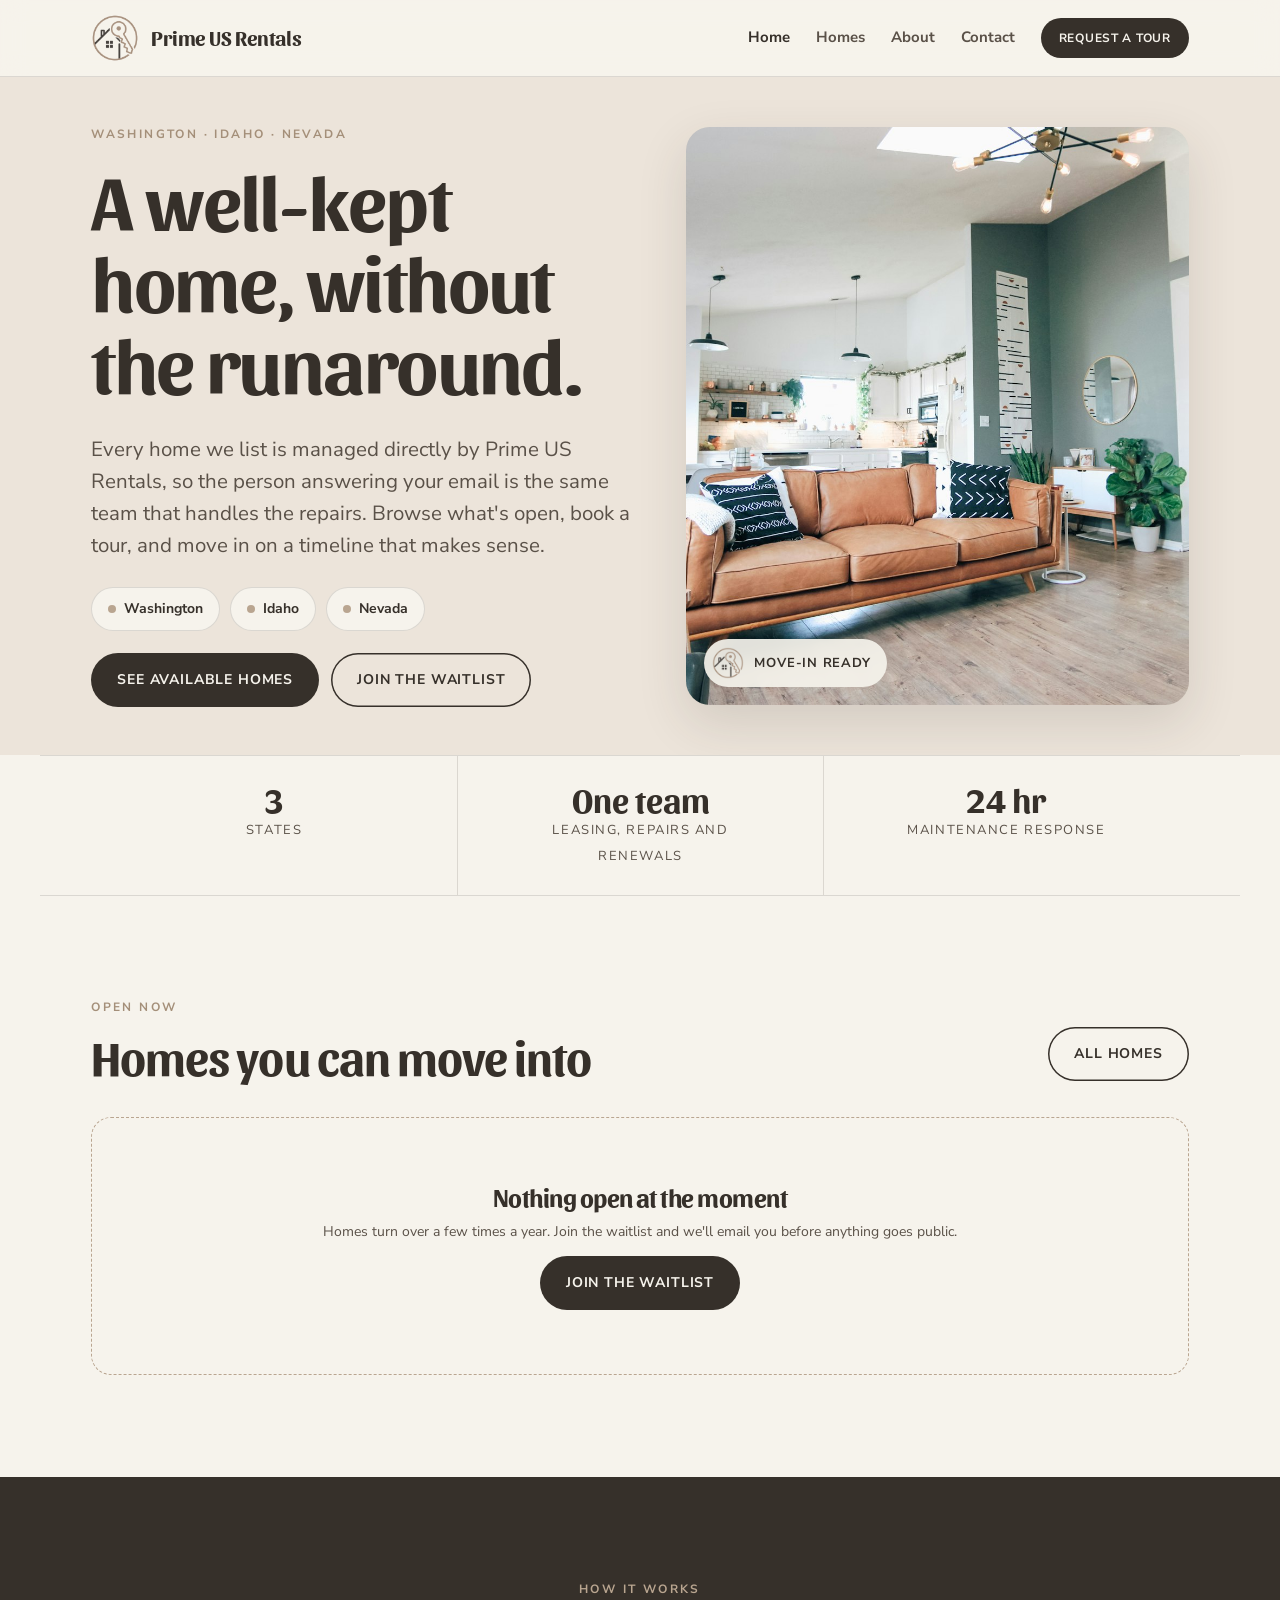
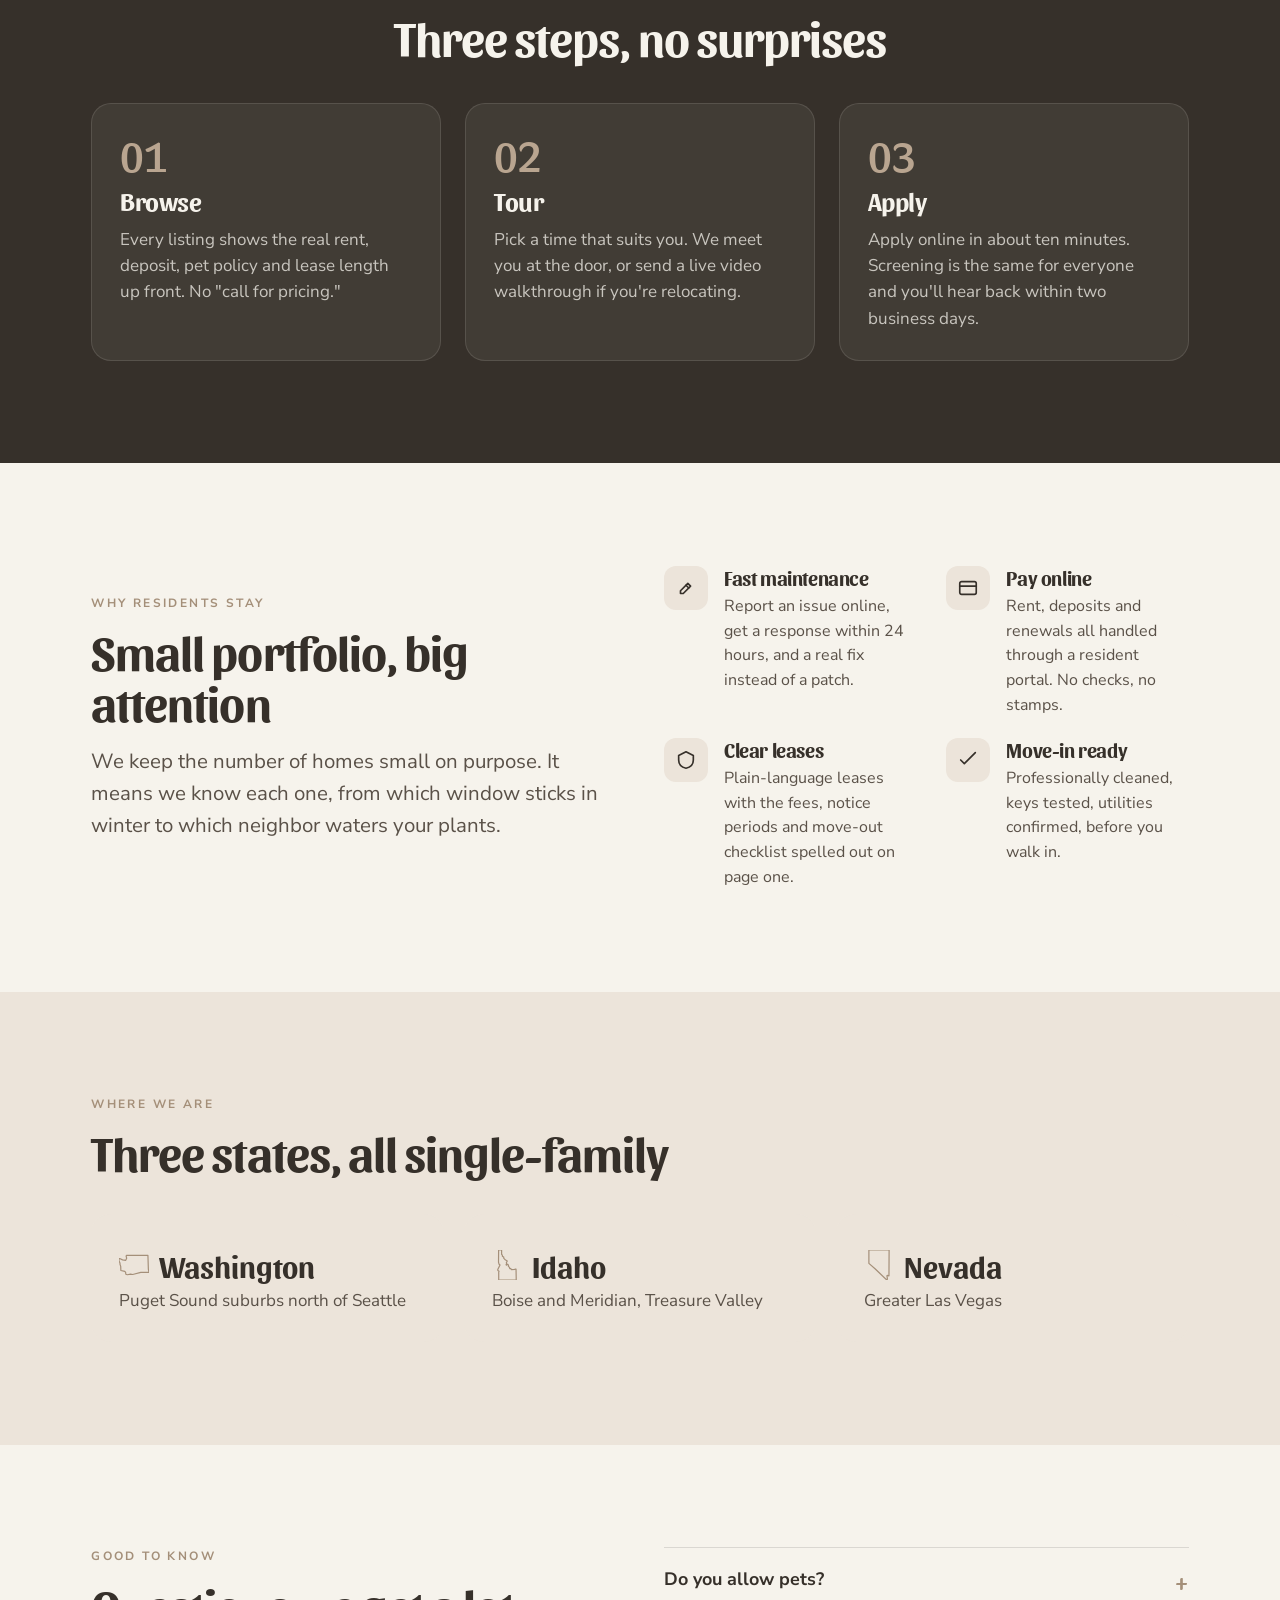
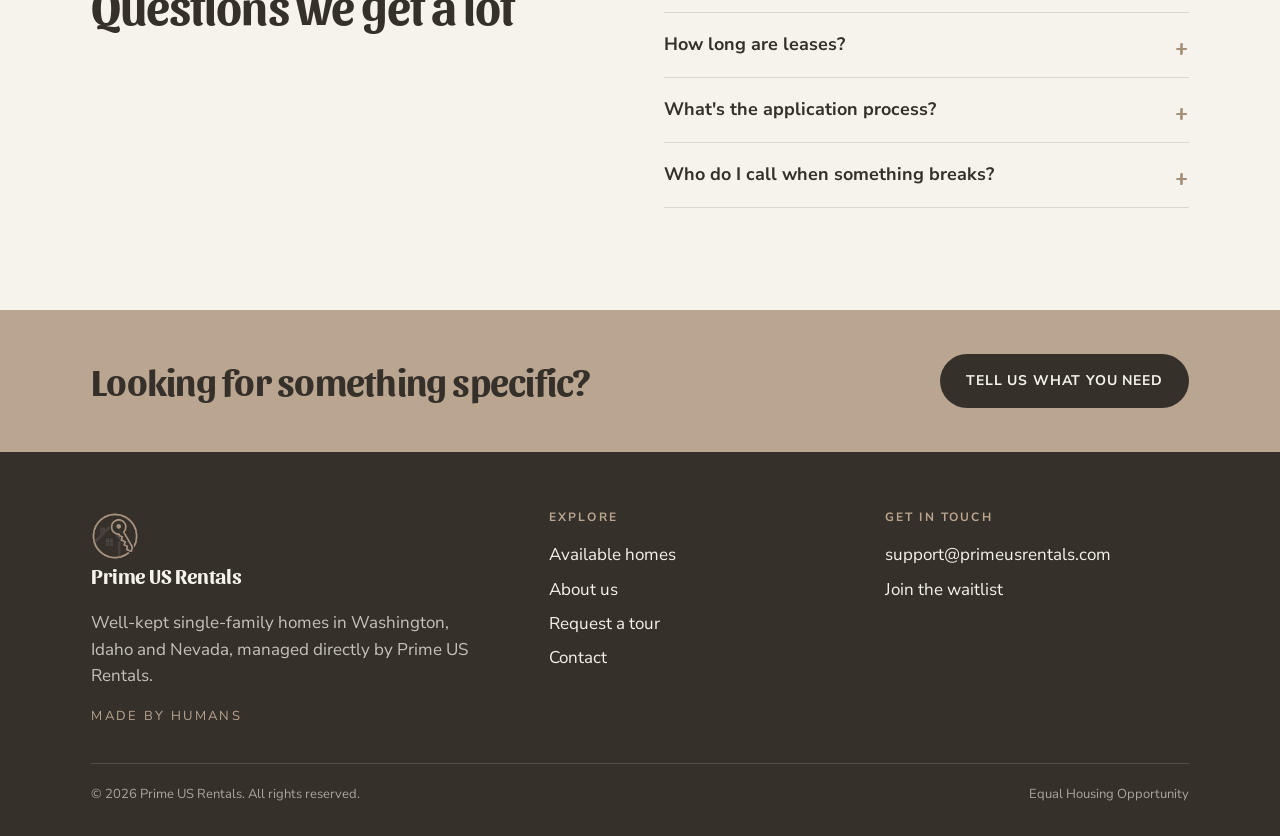
<file: index.html>
<!DOCTYPE html>
<html lang="en">
<head>
<meta charset="utf-8">
<meta name="viewport" content="width=device-width, initial-scale=1">
<title>Prime US Rentals | Homes for rent in Washington, Idaho and Nevada</title>
<meta name="description" content="Single-family homes for rent in Washington, Idaho and Nevada, managed directly by Prime US Rentals. Browse what's open, request a tour, apply online.">
<link rel="icon" type="image/png" href="[data-uri]">
<meta property="og:site_name" content="Prime US Rentals">
<meta property="og:title" content="Prime US Rentals | Homes for rent in Washington, Idaho and Nevada">
<meta property="og:description" content="Single-family homes for rent in Washington, Idaho and Nevada, managed directly by Prime US Rentals. Browse what's open, request a tour, apply online.">
<meta property="og:image" content="https://primeusrentals.com/logo-mark.png">
<link rel="canonical" href="https://primeusrentals.com/">
<link rel="preconnect" href="https://fonts.googleapis.com">
<link rel="preconnect" href="https://fonts.gstatic.com" crossorigin>
<link href="https://fonts.googleapis.com/css2?family=Nunito+Sans:wght@400;700&family=Sansita:wght@700&display=swap" rel="stylesheet">
<link rel="stylesheet" href="styles.css">
</head>
<body>
<header class="site-header">
  <div class="wrap">
    <a class="brand" href="index.html"><img src="logo-mark-160.png" alt="" width="48" height="48"><b>Prime US Rentals</b></a>
    <button class="nav-toggle" aria-label="Menu" aria-expanded="false" onclick="var n=document.getElementById('nav');n.classList.toggle('open');this.setAttribute('aria-expanded',n.classList.contains('open'))"><span></span><span></span><span></span></button>
    <nav class="nav" id="nav">
      <a href="index.html" aria-current="page">Home</a>
      <a href="listings.html">Homes</a>
      <a href="about.html">About</a>
      <a href="contact.html">Contact</a>
      <a class="btn sm" href="contact.html#tour">Request a tour</a>
    </nav>
  </div>
</header>
<main>

<section class="hero">
  <div class="wrap">
    <div>
      <div class="eyebrow">Washington &middot; Idaho &middot; Nevada</div>
      <h1>A well-kept home, without the runaround.</h1>
      <p class="lede">Every home we list is managed directly by Prime US Rentals, so the person answering your email is the same team that handles the repairs. Browse what's open, book a tour, and move in on a timeline that makes sense.</p>
      <div class="chips">
        <a class="chip" href="listings.html#WA"><i></i>Washington</a>
        <a class="chip" href="listings.html#ID"><i></i>Idaho</a>
        <a class="chip" href="listings.html#NV"><i></i>Nevada</a>
      </div>
      <div class="actions">
        <a class="btn" href="listings.html">See available homes</a>
        <a class="btn ghost" href="contact.html#waitlist">Join the waitlist</a>
      </div>
    </div>
    <div class="hero-photo">
      <img src="photos/hero-home.jpg" alt="Open-plan living room with a leather sofa, houseplants and a kitchen beyond" width="1600" height="1067" loading="eager">
      <span class="hero-badge"><img src="logo-mark-160.png" alt="" width="44" height="44">Move-in ready</span>
    </div>
  </div>
</section>

<div class="stats wrap">
  <div><b>3</b><span>States</span></div>
  <div><b>One team</b><span>Leasing, repairs and renewals</span></div>
  <div><b>24 hr</b><span>Maintenance response</span></div>
</div>

<section class="section" id="listings-wrap">
  <div class="wrap">
    <div class="head">
      <div><div class="eyebrow">Open now</div><h2>Homes you can move into</h2></div>
      <a class="btn ghost" href="listings.html">All homes</a>
    </div>
    <div class="grid" id="grid"></div>
    <div class="empty" id="empty" style="display:none"><h3>Nothing open at the moment</h3><p class="note">Homes turn over a few times a year. Join the waitlist and we'll email you before anything goes public.</p><a class="btn" href="contact.html#waitlist">Join the waitlist</a></div>
  </div>
</section>

<section class="section ink">
  <div class="wrap">
    <div class="center" style="margin-bottom:40px"><div class="eyebrow">How it works</div><h2>Three steps, no surprises</h2></div>
    <div class="steps">
      <div class="step"><h3>Browse</h3><p>Every listing shows the real rent, deposit, pet policy and lease length up front. No "call for pricing."</p></div>
      <div class="step"><h3>Tour</h3><p>Pick a time that suits you. We meet you at the door, or send a live video walkthrough if you're relocating.</p></div>
      <div class="step"><h3>Apply</h3><p>Apply online in about ten minutes. Screening is the same for everyone and you'll hear back within two business days.</p></div>
    </div>
  </div>
</section>

<section class="section">
  <div class="wrap">
    <div class="split">
      <div>
        <div class="eyebrow">Why residents stay</div>
        <h2>Small portfolio, big attention</h2>
        <p class="lede">We keep the number of homes small on purpose. It means we know each one, from which window sticks in winter to which neighbor waters your plants.</p>
      </div>
      <div class="features">
        <div class="feature"><div class="ic"><svg viewBox="0 0 24 24"><path d="M14 7l3 3-8 8H6v-3z"/><path d="M12 9l3 3"/></svg></div><div><h3>Fast maintenance</h3><p>Report an issue online, get a response within 24 hours, and a real fix instead of a patch.</p></div></div>
        <div class="feature"><div class="ic"><svg viewBox="0 0 24 24"><rect x="3" y="5" width="18" height="14" rx="2"/><path d="M3 10h18"/></svg></div><div><h3>Pay online</h3><p>Rent, deposits and renewals all handled through a resident portal. No checks, no stamps.</p></div></div>
        <div class="feature"><div class="ic"><svg viewBox="0 0 24 24"><path d="M12 3l8 4v5c0 5-3.5 8-8 9-4.5-1-8-4-8-9V7z"/></svg></div><div><h3>Clear leases</h3><p>Plain-language leases with the fees, notice periods and move-out checklist spelled out on page one.</p></div></div>
        <div class="feature"><div class="ic"><svg viewBox="0 0 24 24"><path d="M4 12l4 4 12-12"/></svg></div><div><h3>Move-in ready</h3><p>Professionally cleaned, keys tested, utilities confirmed, before you walk in.</p></div></div>
      </div>
    </div>
  </div>
</section>

<section class="section sand">
  <div class="wrap">
    <div class="head"><div><div class="eyebrow">Where we are</div><h2>Three states, all single-family</h2></div></div>
    <div class="areas">
      <a class="area" href="listings.html#WA"><b><svg class="state" viewBox="0 0 100 100" aria-hidden="true"><path d="M96.4 17.6 L24.6 17.8 L23.8 20.8 L25.5 27.2 L22.3 34.6 L11.9 32.9 L2.3 28.5 L0.0 28.5 L0.0 36.5 L3.2 43.1 L3.4 48.0 L5.7 54.6 L6.2 68.2 L19.3 71.3 L22.1 74.5 L22.7 80.9 L27.6 82.4 L38.4 80.3 L45.6 81.7 L72.8 74.7 L100.0 74.3 L97.9 64.3 Z"/></svg>Washington</b><span>Puget Sound suburbs north of Seattle</span></a>
      <a class="area" href="listings.html#ID"><b><svg class="state" viewBox="0 0 100 100" aria-hidden="true"><path d="M22.1 0.0 L21.7 40.6 L23.1 46.6 L26.7 49.8 L19.2 65.1 L19.6 68.0 L23.5 70.8 L22.4 73.7 L22.4 100.0 L80.8 100.0 L80.1 63.3 L77.6 63.3 L76.2 64.8 L64.4 65.1 L62.6 61.9 L59.8 62.3 L58.7 61.2 L58.7 58.7 L54.4 53.7 L55.2 51.6 L53.0 48.0 L50.5 48.0 L48.8 50.5 L47.0 49.5 L48.8 45.2 L48.0 41.3 L50.5 37.7 L50.2 35.6 L45.2 33.5 L39.5 27.8 L38.8 23.1 L34.9 21.7 L34.5 17.4 L32.0 14.2 L32.0 0.0 Z"/></svg>Idaho</b><span>Boise and Meridian, Treasure Valley</span></a>
      <a class="area" href="listings.html#NV"><b><svg class="state" viewBox="0 0 100 100" aria-hidden="true"><path d="M16.3 0.0 L16.3 44.7 L36.8 62.6 L75.8 100.0 L77.4 100.0 L77.9 94.7 L76.3 85.8 L77.9 84.7 L83.2 86.3 L83.7 0.0 Z"/></svg>Nevada</b><span>Greater Las Vegas</span></a>
    </div>
  </div>
</section>

<section class="section">
  <div class="wrap">
    <div class="split" style="align-items:start">
      <div><div class="eyebrow">Good to know</div><h2>Questions we get a lot</h2></div>
      <div>
        <details><summary>Do you allow pets?</summary><p>Most homes, yes, with a pet deposit and a short pet profile. Each listing says what's allowed.</p></details>
        <details><summary>How long are leases?</summary><p>Twelve months is standard. Some homes offer month-to-month after the first year.</p></details>
        <details><summary>What's the application process?</summary><p>Online application, credit and background check, and income verification. Every applicant is screened the same way, and we respond within two business days.</p></details>
        <details><summary>Who do I call when something breaks?</summary><p>Prime US Rentals, directly. Submit a request online or email support@primeusrentals.com and you'll hear back within 24 hours.</p></details>
      </div>
    </div>
  </div>
</section>

<div class="cta-band">
  <div class="wrap">
    <h2>Looking for something specific?</h2>
    <a class="btn" href="contact.html#waitlist">Tell us what you need</a>
  </div>
</div>
<script src="listings.js"></script><script>
(function(){
  var grid=document.getElementById('grid'), empty=document.getElementById('empty'), wrap=document.getElementById('listings-wrap');
  if(!grid) return;
  var HOUSE='<svg viewBox="0 0 64 64" fill="none" stroke="#36302A" stroke-width="2.5" stroke-linecap="round" stroke-linejoin="round"><path d="M10 30 32 12l22 18"/><path d="M16 27v25h32V27"/><path d="M27 52V38h10v14"/></svg>';
  var money=function(n){return '$'+Number(n).toLocaleString('en-US');};
  var label={available:'Available',soon:'Coming soon',leased:'Leased'};
  function card(l){
    var photo=l.photo?'<img src="'+l.photo+'" alt="'+l.title+'">':HOUSE;
    var badge='<span class="badge '+(l.status==='available'?'now':l.status==='soon'?'soon':'')+'">'+(label[l.status]||'')+(l.available?' \u00b7 '+l.available:'')+'</span>';
    var specs='<span>'+l.beds+' bd</span><span>'+l.baths+' ba</span>'+(l.sqft?'<span>'+Number(l.sqft).toLocaleString('en-US')+' sq ft</span>':'');
    var apply=l.apply?'<a class="btn sm" href="'+l.apply+'" target="_blank" rel="noopener">Apply</a>':'';
    return '<article class="card"><div class="photo">'+photo+badge+'</div><div class="body"><div class="where">'+l.city+', '+l.state+'</div><h3>'+l.title+'</h3><div class="specs">'+specs+'</div>'+(l.blurb?'<p class="note" style="margin:0">'+l.blurb+'</p>':'')+'<div class="rent">'+money(l.rent)+' <small>/ month</small></div><div class="cta">'+apply+'<a class="btn sm ghost" href="contact.html#tour">Request a tour</a></div></div></article>';
  }
  function render(state){
    var list=(window.LISTINGS||[]).filter(function(l){return l.status!=='leased' && (state==='ALL'||l.state===state);});
    if(true) list=list.slice(0,3);
    grid.innerHTML=list.map(card).join('');
    if(empty) empty.style.display=list.length?'none':'';
  }
  var f=document.querySelectorAll('.filters button');
  f.forEach(function(b){b.addEventListener('click',function(){f.forEach(function(x){x.setAttribute('aria-pressed','false');});b.setAttribute('aria-pressed','true');render(b.dataset.state);});});
  var initial=(location.hash||'#ALL').slice(1).toUpperCase(); if(['WA','ID','NV'].indexOf(initial)<0) initial='ALL';
  f.forEach(function(b){b.setAttribute('aria-pressed', b.dataset.state===initial?'true':'false');});
  render(initial);
})();
</script>
</main>
<footer class="site-footer">
  <div class="wrap">
    <div class="cols">
      <div>
        <a class="brand" href="index.html"><img src="logo-mark-160.png" alt="" width="48" height="48"><b>Prime US Rentals</b></a>
        <p style="margin-top:14px;max-width:38ch;color:rgba(246,243,236,.75)">Well-kept single-family homes in Washington, Idaho and Nevada, managed directly by Prime US Rentals.</p>
        <div class="made">Made by humans</div>
      </div>
      <div>
        <h4>Explore</h4>
        <a href="listings.html">Available homes</a>
        <a href="about.html">About us</a>
        <a href="contact.html#tour">Request a tour</a>
        <a href="contact.html">Contact</a>
      </div>
      <div>
        <h4>Get in touch</h4>
        <a href="mailto:support@primeusrentals.com">support@primeusrentals.com</a>
        <a href="contact.html#waitlist">Join the waitlist</a>
      </div>
    </div>
    <div class="legal"><span>&copy; <span id="y"></span> Prime US Rentals. All rights reserved.</span><span>Equal Housing Opportunity</span></div>
  </div>
</footer>
<script>document.getElementById('y').textContent=new Date().getFullYear();</script>
</body>
</html>
</file>
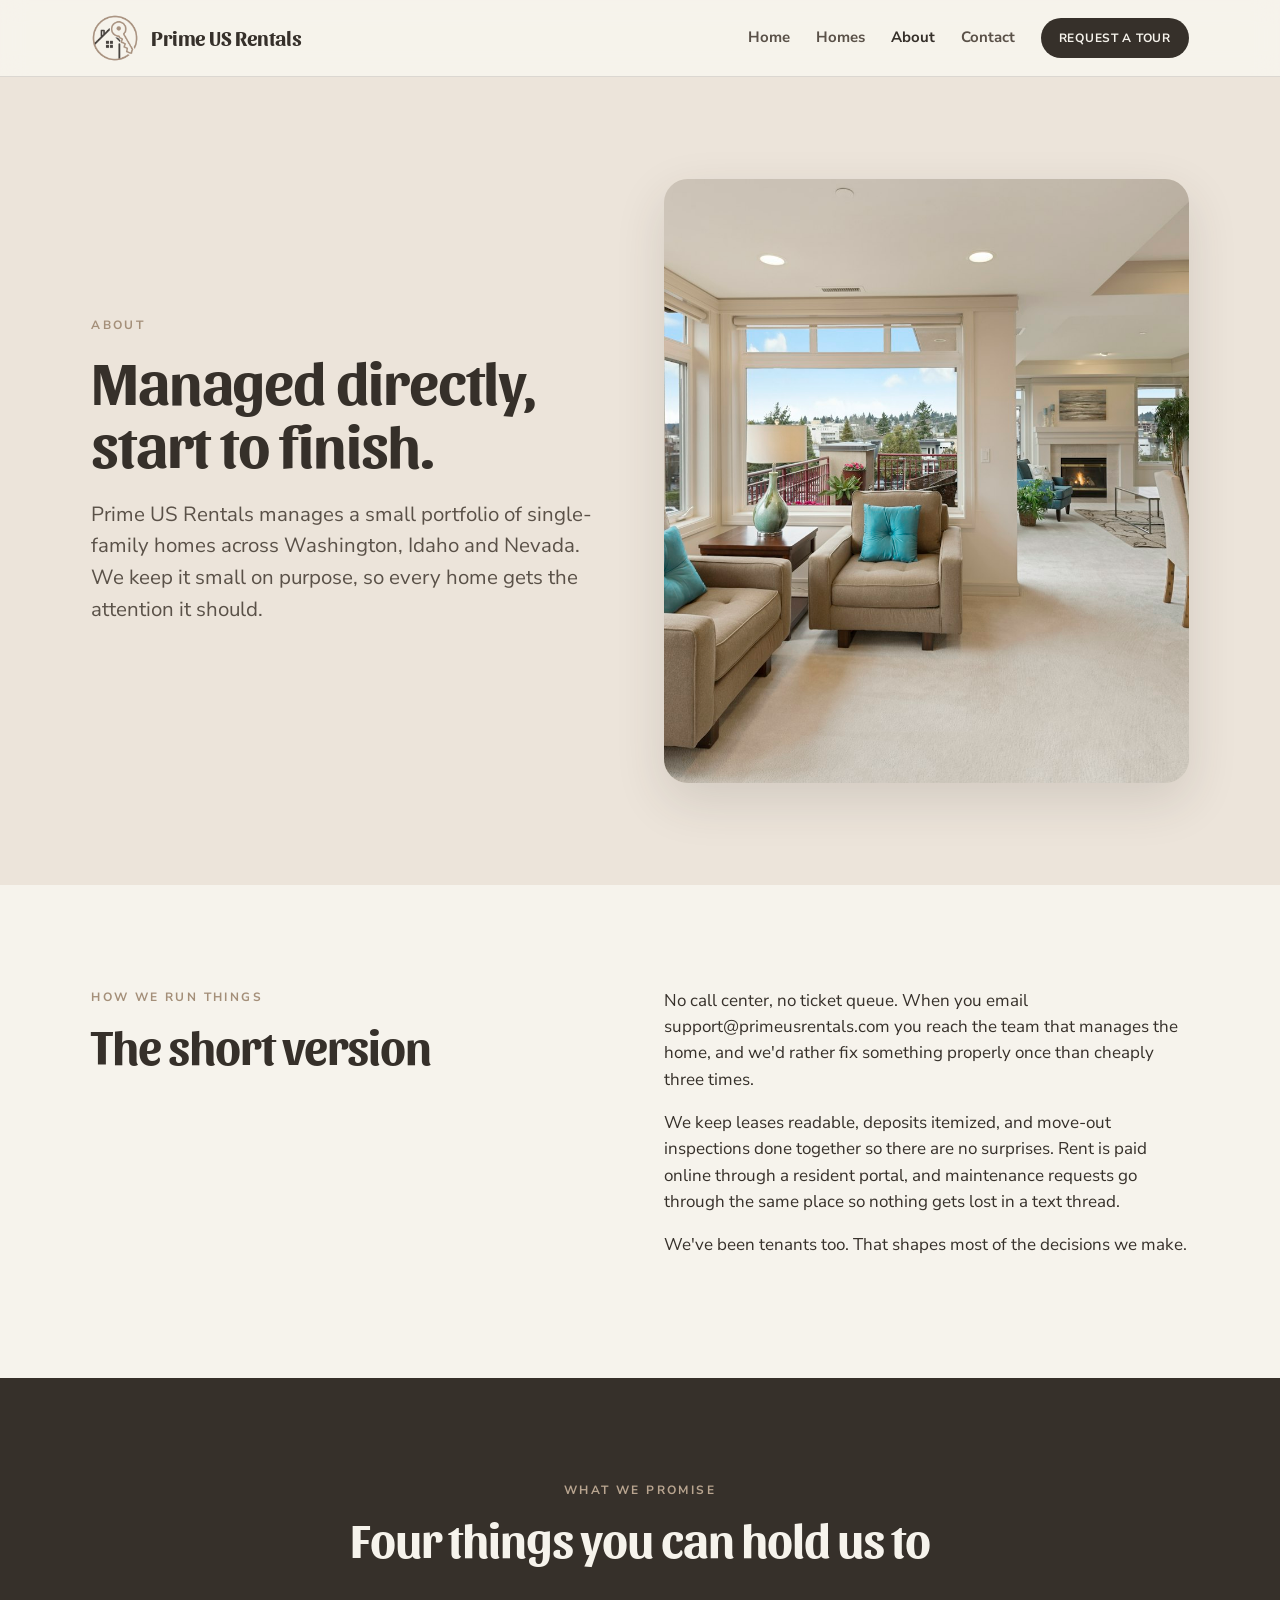
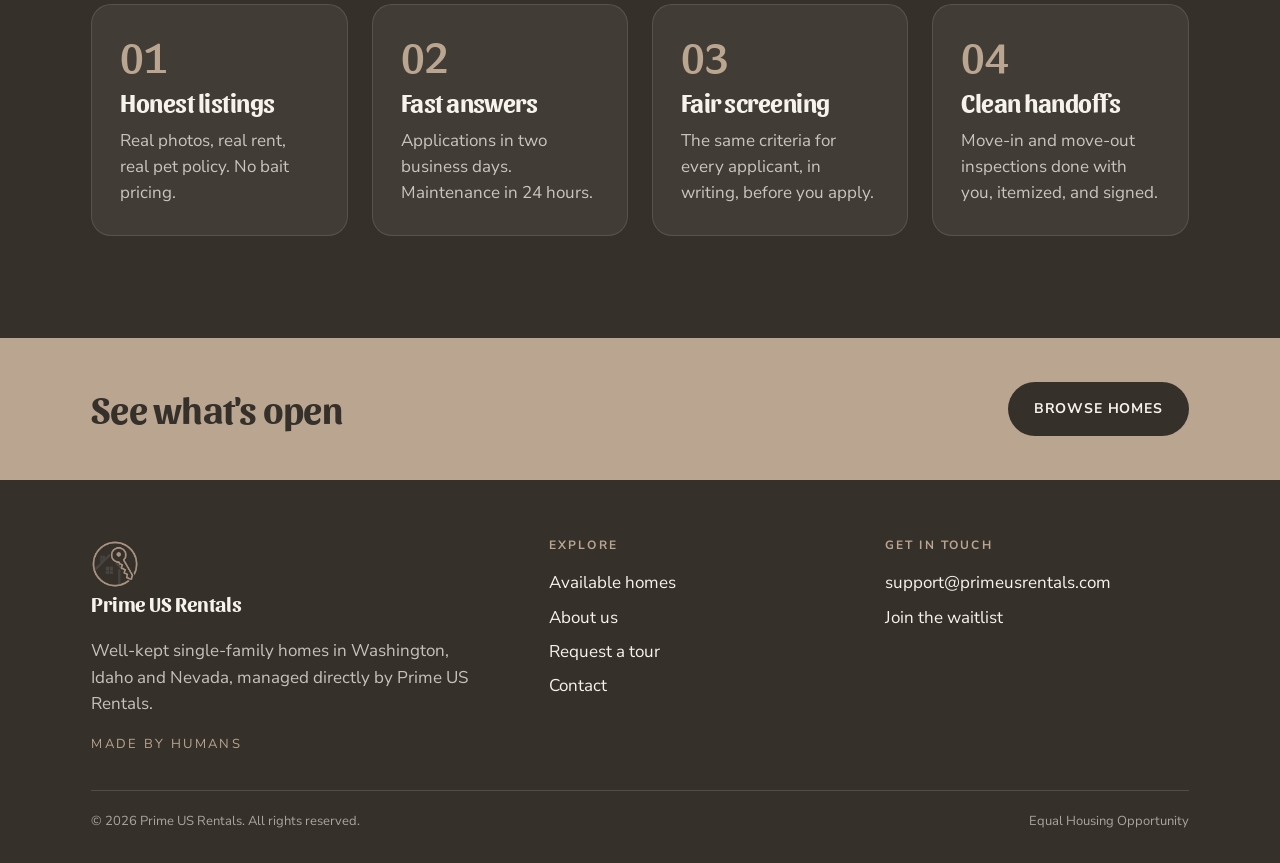
<file: about.html>
<!DOCTYPE html>
<html lang="en">
<head>
<meta charset="utf-8">
<meta name="viewport" content="width=device-width, initial-scale=1">
<title>About | Prime US Rentals</title>
<meta name="description" content="Who's behind Prime US Rentals and how we look after our homes.">
<link rel="icon" type="image/png" href="[data-uri]">
<meta property="og:site_name" content="Prime US Rentals">
<meta property="og:title" content="About | Prime US Rentals">
<meta property="og:description" content="Who's behind Prime US Rentals and how we look after our homes.">
<meta property="og:image" content="https://primeusrentals.com/logo-mark.png">
<link rel="canonical" href="https://primeusrentals.com/about.html">
<link rel="preconnect" href="https://fonts.googleapis.com">
<link rel="preconnect" href="https://fonts.gstatic.com" crossorigin>
<link href="https://fonts.googleapis.com/css2?family=Nunito+Sans:wght@400;700&family=Sansita:wght@700&display=swap" rel="stylesheet">
<link rel="stylesheet" href="styles.css">
</head>
<body>
<header class="site-header">
  <div class="wrap">
    <a class="brand" href="index.html"><img src="logo-mark-160.png" alt="" width="48" height="48"><b>Prime US Rentals</b></a>
    <button class="nav-toggle" aria-label="Menu" aria-expanded="false" onclick="var n=document.getElementById('nav');n.classList.toggle('open');this.setAttribute('aria-expanded',n.classList.contains('open'))"><span></span><span></span><span></span></button>
    <nav class="nav" id="nav">
      <a href="index.html">Home</a>
      <a href="listings.html">Homes</a>
      <a href="about.html" aria-current="page">About</a>
      <a href="contact.html">Contact</a>
      <a class="btn sm" href="contact.html#tour">Request a tour</a>
    </nav>
  </div>
</header>
<main>

<section class="section sand">
  <div class="wrap split">
    <div>
      <div class="eyebrow">About</div>
      <h1 style="font-size:clamp(36px,5vw,60px)">Managed directly, start to finish.</h1>
      <p class="lede">Prime US Rentals manages a small portfolio of single-family homes across Washington, Idaho and Nevada. We keep it small on purpose, so every home gets the attention it should.</p>
    </div>
    <div class="hero-photo">
      <img src="photos/hero-about.jpg" alt="Living room with armchairs and tall windows looking out over the water" width="1600" height="1067" loading="lazy">
    </div>
  </div>
</section>
<section class="section">
  <div class="wrap">
    <div class="split" style="align-items:start">
      <div><div class="eyebrow">How we run things</div><h2>The short version</h2></div>
      <div>
        <p>No call center, no ticket queue. When you email support@primeusrentals.com you reach the team that manages the home, and we'd rather fix something properly once than cheaply three times.</p>
        <p>We keep leases readable, deposits itemized, and move-out inspections done together so there are no surprises. Rent is paid online through a resident portal, and maintenance requests go through the same place so nothing gets lost in a text thread.</p>
        <p>We've been tenants too. That shapes most of the decisions we make.</p>
      </div>
    </div>
  </div>
</section>
<section class="section ink">
  <div class="wrap">
    <div class="center" style="margin-bottom:40px"><div class="eyebrow">What we promise</div><h2>Four things you can hold us to</h2></div>
    <div class="steps four">
      <div class="step"><h3>Honest listings</h3><p>Real photos, real rent, real pet policy. No bait pricing.</p></div>
      <div class="step"><h3>Fast answers</h3><p>Applications in two business days. Maintenance in 24 hours.</p></div>
      <div class="step"><h3>Fair screening</h3><p>The same criteria for every applicant, in writing, before you apply.</p></div>
      <div class="step"><h3>Clean handoffs</h3><p>Move-in and move-out inspections done with you, itemized, and signed.</p></div>
    </div>
  </div>
</section>
<div class="cta-band">
  <div class="wrap">
    <h2>See what's open</h2>
    <a class="btn" href="listings.html">Browse homes</a>
  </div>
</div>
</main>
<footer class="site-footer">
  <div class="wrap">
    <div class="cols">
      <div>
        <a class="brand" href="index.html"><img src="logo-mark-160.png" alt="" width="48" height="48"><b>Prime US Rentals</b></a>
        <p style="margin-top:14px;max-width:38ch;color:rgba(246,243,236,.75)">Well-kept single-family homes in Washington, Idaho and Nevada, managed directly by Prime US Rentals.</p>
        <div class="made">Made by humans</div>
      </div>
      <div>
        <h4>Explore</h4>
        <a href="listings.html">Available homes</a>
        <a href="about.html">About us</a>
        <a href="contact.html#tour">Request a tour</a>
        <a href="contact.html">Contact</a>
      </div>
      <div>
        <h4>Get in touch</h4>
        <a href="mailto:support@primeusrentals.com">support@primeusrentals.com</a>
        <a href="contact.html#waitlist">Join the waitlist</a>
      </div>
    </div>
    <div class="legal"><span>&copy; <span id="y"></span> Prime US Rentals. All rights reserved.</span><span>Equal Housing Opportunity</span></div>
  </div>
</footer>
<script>document.getElementById('y').textContent=new Date().getFullYear();</script>
</body>
</html>
</file>
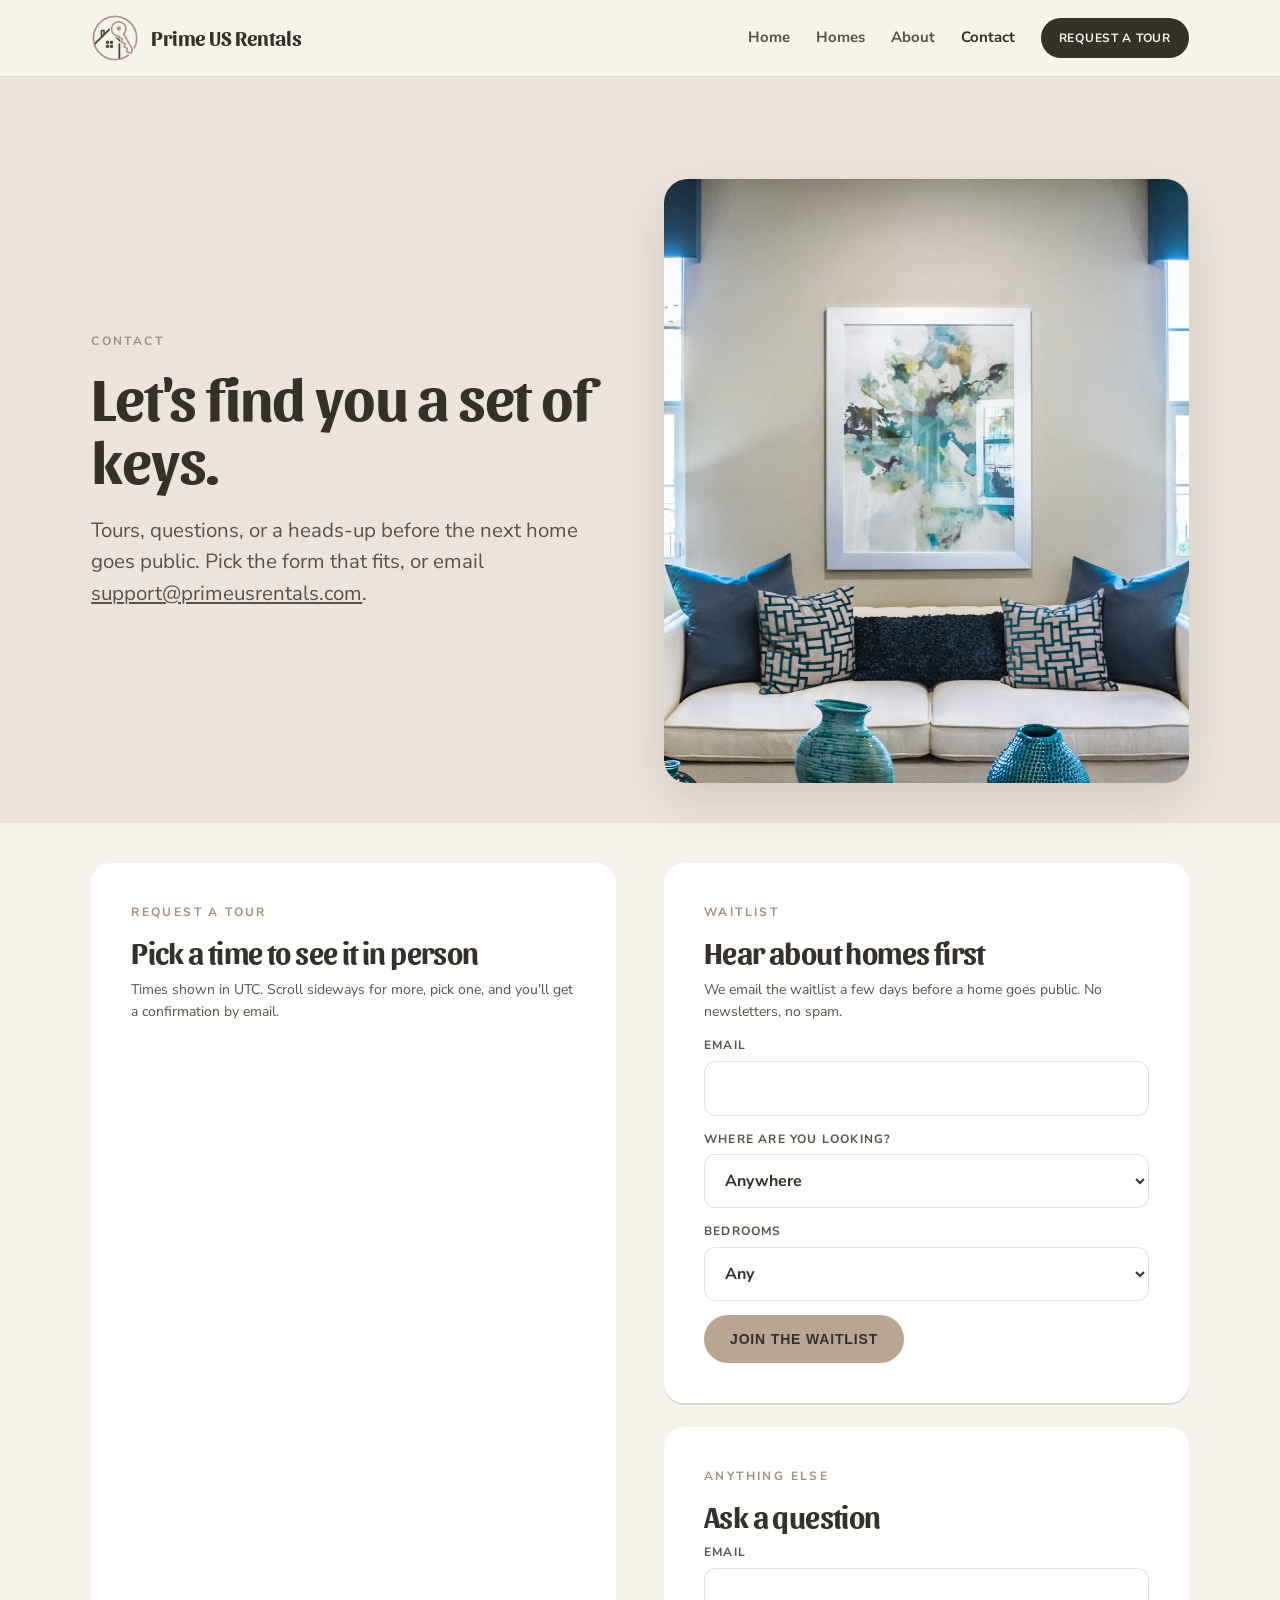
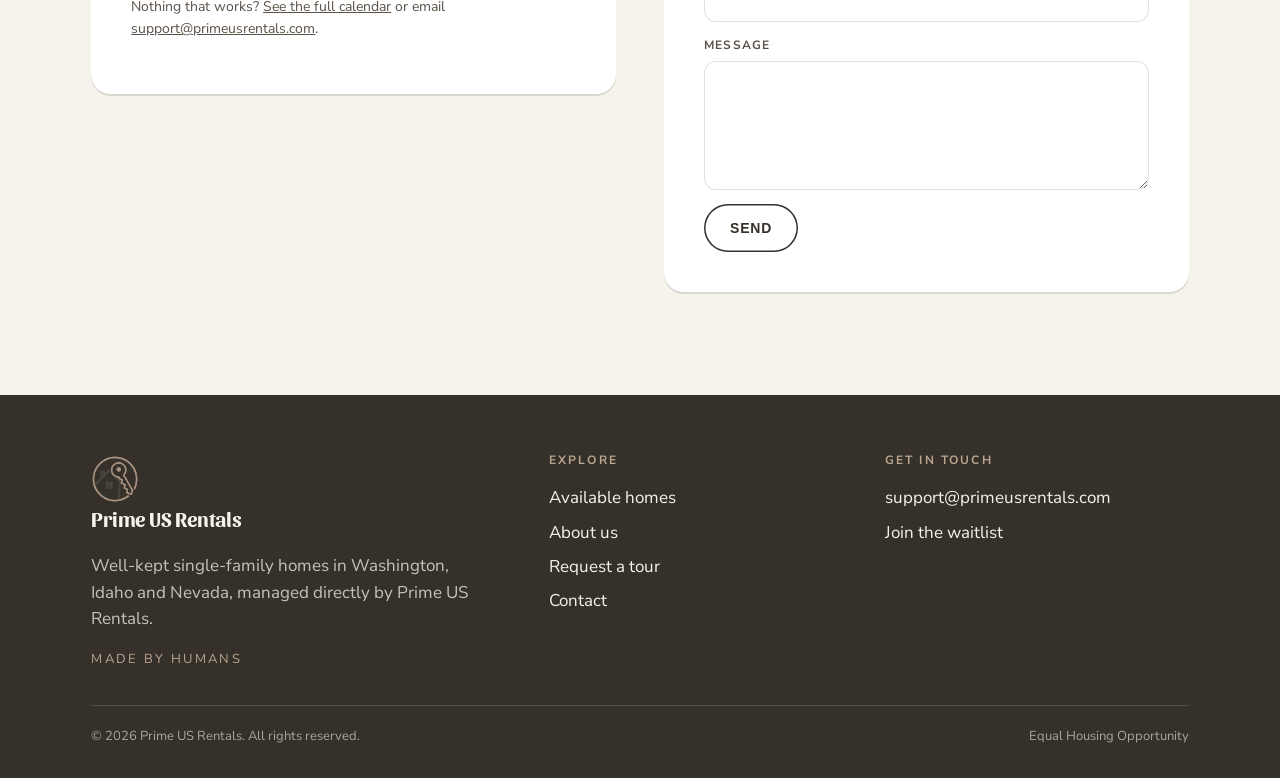
<file: contact.html>
<!DOCTYPE html>
<html lang="en">
<head>
<meta charset="utf-8">
<meta name="viewport" content="width=device-width, initial-scale=1">
<title>Contact | Prime US Rentals</title>
<meta name="description" content="Request a tour, join the waitlist, or ask Prime US Rentals a question.">
<link rel="icon" type="image/png" href="[data-uri]">
<meta property="og:site_name" content="Prime US Rentals">
<meta property="og:title" content="Contact | Prime US Rentals">
<meta property="og:description" content="Request a tour, join the waitlist, or ask Prime US Rentals a question.">
<meta property="og:image" content="https://primeusrentals.com/logo-mark.png">
<link rel="canonical" href="https://primeusrentals.com/contact.html">
<link rel="preconnect" href="https://fonts.googleapis.com">
<link rel="preconnect" href="https://fonts.gstatic.com" crossorigin>
<link href="https://fonts.googleapis.com/css2?family=Nunito+Sans:wght@400;700&family=Sansita:wght@700&display=swap" rel="stylesheet">
<link rel="stylesheet" href="styles.css">
</head>
<body>
<header class="site-header">
  <div class="wrap">
    <a class="brand" href="index.html"><img src="logo-mark-160.png" alt="" width="48" height="48"><b>Prime US Rentals</b></a>
    <button class="nav-toggle" aria-label="Menu" aria-expanded="false" onclick="var n=document.getElementById('nav');n.classList.toggle('open');this.setAttribute('aria-expanded',n.classList.contains('open'))"><span></span><span></span><span></span></button>
    <nav class="nav" id="nav">
      <a href="index.html">Home</a>
      <a href="listings.html">Homes</a>
      <a href="about.html">About</a>
      <a href="contact.html" aria-current="page">Contact</a>
      <a class="btn sm" href="contact.html#tour">Request a tour</a>
    </nav>
  </div>
</header>
<main>

<section class="section sand" style="padding-bottom:40px">
  <div class="wrap split">
    <div>
      <div class="eyebrow">Contact</div>
      <h1 style="font-size:clamp(36px,5vw,60px)">Let's find you a set of keys.</h1>
      <p class="lede">Tours, questions, or a heads-up before the next home goes public. Pick the form that fits, or email <a href="mailto:support@primeusrentals.com">support@primeusrentals.com</a>.</p>
    </div>
    <div class="hero-photo">
      <img src="photos/hero-contact.jpg" alt="Living room with a cream sofa, framed artwork and lamps either side" width="1600" height="1067" loading="eager">
    </div>
  </div>
</section>
<section class="section" style="padding-top:40px">
  <div class="wrap split" style="align-items:start">
    <div class="panel" id="tour">
      <div class="eyebrow">Request a tour</div>
      <h2 style="font-size:30px">Pick a time to see it in person</h2>
      <p class="note">Times shown in <span id="tz-label">your time zone</span>. Scroll sideways for more, pick one, and you'll get a confirmation by email.</p>
      <div id="picker">
        <div class="days" id="days"></div>
        <div class="slots-wrap" id="slots-wrap">
          <div class="slots" id="slots" tabindex="0" role="group" aria-label="Open times"></div>
        </div>
        <p class="note" id="picker-status">Loading open times&hellip;</p>
      </div>
      <div id="cal-inline" hidden style="width:100%;min-height:560px;overflow:auto"></div>
      <p class="note">Nothing that works? <a href="https://cal.com/prime-us-rentals/30min" target="_blank" rel="noopener">See the full calendar</a> or email <a href="mailto:support@primeusrentals.com">support@primeusrentals.com</a>.</p>
      <script type="text/javascript">
        (function (C, A, L) { let p = function (a, ar) { a.q.push(ar); }; let d = C.document; C.Cal = C.Cal || function () { let cal = C.Cal; let ar = arguments; if (!cal.loaded) { cal.ns = {}; cal.q = cal.q || []; d.head.appendChild(d.createElement("script")).src = A; cal.loaded = true; } if (ar[0] === L) { const api = function () { p(api, arguments); }; const namespace = ar[1]; api.q = api.q || []; if(typeof namespace === "string"){cal.ns[namespace] = cal.ns[namespace] || api;p(cal.ns[namespace], ar);p(cal, ["initNamespace", namespace]);} else p(cal, ar); return; } p(cal, ar); }; })(window, "https://app.cal.com/embed/embed.js", "init");
        Cal("init", "30min", {origin:"https://app.cal.com"});
        Cal.ns["30min"]("ui", {"cssVarsPerTheme":{"light":{"cal-brand":"#36302A"}},"hideEventTypeDetails":false,"layout":"month_view"});
      </script>
      <script>
      (function(){
        var USER="prime-us-rentals", EVENT="30min", DAYS=14;
        var tz=Intl.DateTimeFormat().resolvedOptions().timeZone||"America/Los_Angeles";
        var tzl=document.getElementById("tz-label"); if(tzl) tzl.textContent=tz.replace(/_/g," ");
        var daysEl=document.getElementById("days"), slotsEl=document.getElementById("slots"), slotsWrap=document.getElementById("slots-wrap"), status=document.getElementById("picker-status");
        var slotsByDay={}, dayKeys=[];
        function fmtTime(iso){ return new Date(iso).toLocaleTimeString([], {hour:"numeric", minute:"2-digit", timeZone: tz}); }
        function fmtDay(key){ var d=new Date(key+"T12:00:00"); return {dow:d.toLocaleDateString([], {weekday:"short"}), day:d.toLocaleDateString([], {month:"short", day:"numeric"})}; }
        function book(iso, dateKey){
          var link=USER+"/"+EVENT+"?date="+dateKey+"&slot="+encodeURIComponent(iso)+"&month="+dateKey.slice(0,7);
          try { Cal.ns["30min"]("modal", {calLink: link, config: {layout:"month_view"}}); }
          catch(e){ window.open("https://cal.com/"+link, "_blank", "noopener"); }
        }
        function updateFade(){
          var more=slotsEl.scrollWidth - slotsEl.clientWidth - slotsEl.scrollLeft > 8;
          slotsWrap.classList.toggle("has-more", more);
        }
        slotsEl.addEventListener("scroll", updateFade);
        window.addEventListener("resize", updateFade);
        function renderSlots(key){
          var list=slotsByDay[key]||[]; slotsEl.innerHTML=""; slotsEl.scrollLeft=0;
          list.forEach(function(s){ var b=document.createElement("button"); b.type="button"; b.className="slot"; b.textContent=fmtTime(s); b.onclick=function(){ book(s,key); }; slotsEl.appendChild(b); });
          status.textContent=list.length?"":"No open times that day.";
          updateFade();
        }
        function renderDays(){
          daysEl.innerHTML="";
          dayKeys.forEach(function(k,i){ var f=fmtDay(k); var b=document.createElement("button"); b.type="button"; b.className="day"; b.innerHTML="<small>"+f.dow+"</small>"+f.day; b.setAttribute("aria-pressed", i===0?"true":"false");
            b.onclick=function(){ daysEl.querySelectorAll(".day").forEach(function(x){x.setAttribute("aria-pressed","false");}); b.setAttribute("aria-pressed","true"); renderSlots(k); };
            daysEl.appendChild(b); });
          if(dayKeys.length) renderSlots(dayKeys[0]); else { status.textContent="No open times in the next two weeks."; }
        }
        function fallback(){
          document.getElementById("picker").hidden=true; var c=document.getElementById("cal-inline"); c.hidden=false;
          Cal.ns["30min"]("inline", { elementOrSelector:"#cal-inline", config:{layout:"month_view",theme:"light"}, calLink: USER+"/"+EVENT });
        }
        var startD=new Date(); var endD=new Date(Date.now()+DAYS*86400000);
        var url="https://api.cal.com/v2/slots/available?eventTypeSlug="+EVENT+"&usernameList[]="+USER+"&startTime="+startD.toISOString()+"&endTime="+endD.toISOString()+"&timeZone="+encodeURIComponent(tz);
        fetch(url).then(function(r){ if(!r.ok) throw new Error(r.status); return r.json(); }).then(function(j){
          var slots=(j.data&&j.data.slots)||{}; Object.keys(slots).sort().forEach(function(k){ var t=slots[k].map(function(x){return x.time;}).filter(function(iso){ return new Date(iso)>new Date(); }); if(t.length){ slotsByDay[k]=t; dayKeys.push(k); } });
          renderDays();
        }).catch(function(){ fallback(); });
      })();
      </script>
    </div>
    <div style="display:grid;gap:24px">
      <div class="panel" id="waitlist">
        <div class="eyebrow">Waitlist</div>
        <h2 style="font-size:30px">Hear about homes first</h2>
        <p class="note">We email the waitlist a few days before a home goes public. No newsletters, no spam.</p>
        <form action="https://formspree.io/f/mjykyraz" method="POST">
          <input type="hidden" name="form" value="waitlist">
          <label>Email <input type="email" name="email" required autocomplete="email"></label>
          <label>Where are you looking?
            <select name="state"><option value="ANY">Anywhere</option><option value="WA">Washington</option><option value="ID">Idaho</option><option value="NV">Nevada</option></select>
          </label>
          <label>Bedrooms <select name="beds"><option>Any</option><option>2+</option><option>3+</option><option>4+</option></select></label>
          <div><button class="btn taupe" type="submit">Join the waitlist</button></div>
        </form>
      </div>
      <div class="panel" id="question">
        <div class="eyebrow">Anything else</div>
        <h2 style="font-size:30px">Ask a question</h2>
        <form action="https://formspree.io/f/mjykyraz" method="POST">
          <input type="hidden" name="form" value="question">
          <label>Email <input type="email" name="email" required autocomplete="email"></label>
          <label>Message <textarea name="message" rows="4" required></textarea></label>
          <div><button class="btn ghost" type="submit">Send</button></div>
        </form>
      </div>
    </div>
  </div>
</section>
</main>
<footer class="site-footer">
  <div class="wrap">
    <div class="cols">
      <div>
        <a class="brand" href="index.html"><img src="logo-mark-160.png" alt="" width="48" height="48"><b>Prime US Rentals</b></a>
        <p style="margin-top:14px;max-width:38ch;color:rgba(246,243,236,.75)">Well-kept single-family homes in Washington, Idaho and Nevada, managed directly by Prime US Rentals.</p>
        <div class="made">Made by humans</div>
      </div>
      <div>
        <h4>Explore</h4>
        <a href="listings.html">Available homes</a>
        <a href="about.html">About us</a>
        <a href="contact.html#tour">Request a tour</a>
        <a href="contact.html">Contact</a>
      </div>
      <div>
        <h4>Get in touch</h4>
        <a href="mailto:support@primeusrentals.com">support@primeusrentals.com</a>
        <a href="contact.html#waitlist">Join the waitlist</a>
      </div>
    </div>
    <div class="legal"><span>&copy; <span id="y"></span> Prime US Rentals. All rights reserved.</span><span>Equal Housing Opportunity</span></div>
  </div>
</footer>
<script>document.getElementById('y').textContent=new Date().getFullYear();</script>
</body>
</html>
</file>
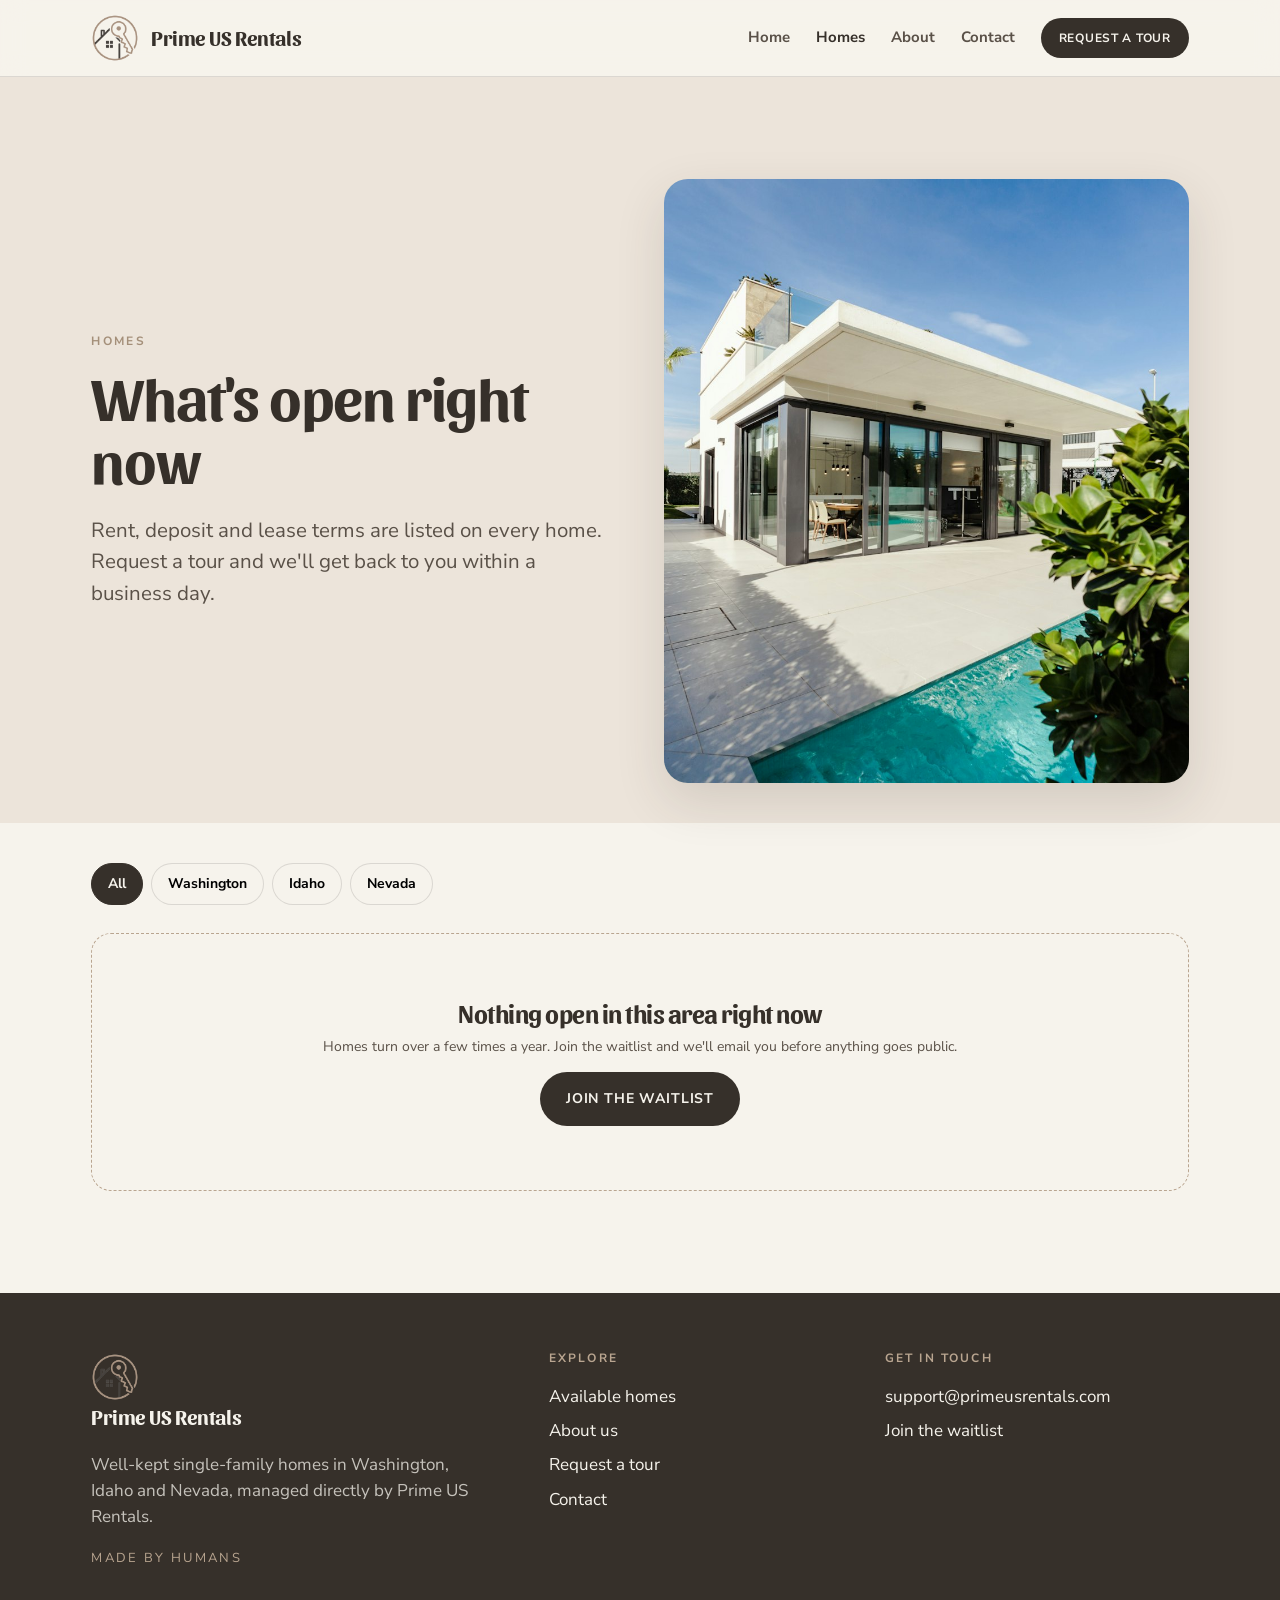
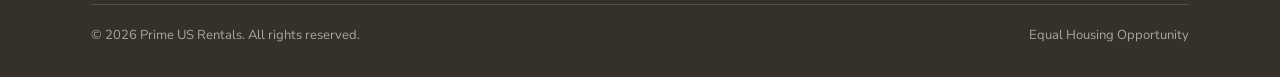
<file: listings.html>
<!DOCTYPE html>
<html lang="en">
<head>
<meta charset="utf-8">
<meta name="viewport" content="width=device-width, initial-scale=1">
<title>Available homes | Prime US Rentals</title>
<meta name="description" content="Homes for rent from Prime US Rentals in Washington, Idaho and Nevada.">
<link rel="icon" type="image/png" href="[data-uri]">
<meta property="og:site_name" content="Prime US Rentals">
<meta property="og:title" content="Available homes | Prime US Rentals">
<meta property="og:description" content="Homes for rent from Prime US Rentals in Washington, Idaho and Nevada.">
<meta property="og:image" content="https://primeusrentals.com/logo-mark.png">
<link rel="canonical" href="https://primeusrentals.com/listings.html">
<link rel="preconnect" href="https://fonts.googleapis.com">
<link rel="preconnect" href="https://fonts.gstatic.com" crossorigin>
<link href="https://fonts.googleapis.com/css2?family=Nunito+Sans:wght@400;700&family=Sansita:wght@700&display=swap" rel="stylesheet">
<link rel="stylesheet" href="styles.css">
</head>
<body>
<header class="site-header">
  <div class="wrap">
    <a class="brand" href="index.html"><img src="logo-mark-160.png" alt="" width="48" height="48"><b>Prime US Rentals</b></a>
    <button class="nav-toggle" aria-label="Menu" aria-expanded="false" onclick="var n=document.getElementById('nav');n.classList.toggle('open');this.setAttribute('aria-expanded',n.classList.contains('open'))"><span></span><span></span><span></span></button>
    <nav class="nav" id="nav">
      <a href="index.html">Home</a>
      <a href="listings.html" aria-current="page">Homes</a>
      <a href="about.html">About</a>
      <a href="contact.html">Contact</a>
      <a class="btn sm" href="contact.html#tour">Request a tour</a>
    </nav>
  </div>
</header>
<main>

<section class="section sand" style="padding-bottom:40px">
  <div class="wrap split">
    <div>
      <div class="eyebrow">Homes</div>
      <h1 style="font-size:clamp(36px,5vw,60px)">What's open right now</h1>
      <p class="lede">Rent, deposit and lease terms are listed on every home. Request a tour and we'll get back to you within a business day.</p>
    </div>
    <div class="hero-photo">
      <img src="photos/hero-homes.jpg" alt="Single-family home with a paved patio and a pool along one side" width="1600" height="1067" loading="eager">
    </div>
  </div>
</section>
<section class="section" style="padding-top:40px">
  <div class="wrap">
    <div class="filters" role="group" aria-label="Filter by state">
      <button data-state="ALL" aria-pressed="true">All</button>
      <button data-state="WA" aria-pressed="false">Washington</button>
      <button data-state="ID" aria-pressed="false">Idaho</button>
      <button data-state="NV" aria-pressed="false">Nevada</button>
    </div>
    <div class="grid" id="grid"></div>
    <div class="empty" id="empty" style="display:none"><h3>Nothing open in this area right now</h3><p class="note">Homes turn over a few times a year. Join the waitlist and we'll email you before anything goes public.</p><a class="btn" href="contact.html#waitlist">Join the waitlist</a></div>
  </div>
</section>
<script src="listings.js"></script><script>
(function(){
  var grid=document.getElementById('grid'), empty=document.getElementById('empty'), wrap=document.getElementById('listings-wrap');
  if(!grid) return;
  var HOUSE='<svg viewBox="0 0 64 64" fill="none" stroke="#36302A" stroke-width="2.5" stroke-linecap="round" stroke-linejoin="round"><path d="M10 30 32 12l22 18"/><path d="M16 27v25h32V27"/><path d="M27 52V38h10v14"/></svg>';
  var money=function(n){return '$'+Number(n).toLocaleString('en-US');};
  var label={available:'Available',soon:'Coming soon',leased:'Leased'};
  function card(l){
    var photo=l.photo?'<img src="'+l.photo+'" alt="'+l.title+'">':HOUSE;
    var badge='<span class="badge '+(l.status==='available'?'now':l.status==='soon'?'soon':'')+'">'+(label[l.status]||'')+(l.available?' \u00b7 '+l.available:'')+'</span>';
    var specs='<span>'+l.beds+' bd</span><span>'+l.baths+' ba</span>'+(l.sqft?'<span>'+Number(l.sqft).toLocaleString('en-US')+' sq ft</span>':'');
    var apply=l.apply?'<a class="btn sm" href="'+l.apply+'" target="_blank" rel="noopener">Apply</a>':'';
    return '<article class="card"><div class="photo">'+photo+badge+'</div><div class="body"><div class="where">'+l.city+', '+l.state+'</div><h3>'+l.title+'</h3><div class="specs">'+specs+'</div>'+(l.blurb?'<p class="note" style="margin:0">'+l.blurb+'</p>':'')+'<div class="rent">'+money(l.rent)+' <small>/ month</small></div><div class="cta">'+apply+'<a class="btn sm ghost" href="contact.html#tour">Request a tour</a></div></div></article>';
  }
  function render(state){
    var list=(window.LISTINGS||[]).filter(function(l){return l.status!=='leased' && (state==='ALL'||l.state===state);});
    if(false) list=list.slice(0,3);
    grid.innerHTML=list.map(card).join('');
    if(empty) empty.style.display=list.length?'none':'';
  }
  var f=document.querySelectorAll('.filters button');
  f.forEach(function(b){b.addEventListener('click',function(){f.forEach(function(x){x.setAttribute('aria-pressed','false');});b.setAttribute('aria-pressed','true');render(b.dataset.state);});});
  var initial=(location.hash||'#ALL').slice(1).toUpperCase(); if(['WA','ID','NV'].indexOf(initial)<0) initial='ALL';
  f.forEach(function(b){b.setAttribute('aria-pressed', b.dataset.state===initial?'true':'false');});
  render(initial);
})();
</script>
</main>
<footer class="site-footer">
  <div class="wrap">
    <div class="cols">
      <div>
        <a class="brand" href="index.html"><img src="logo-mark-160.png" alt="" width="48" height="48"><b>Prime US Rentals</b></a>
        <p style="margin-top:14px;max-width:38ch;color:rgba(246,243,236,.75)">Well-kept single-family homes in Washington, Idaho and Nevada, managed directly by Prime US Rentals.</p>
        <div class="made">Made by humans</div>
      </div>
      <div>
        <h4>Explore</h4>
        <a href="listings.html">Available homes</a>
        <a href="about.html">About us</a>
        <a href="contact.html#tour">Request a tour</a>
        <a href="contact.html">Contact</a>
      </div>
      <div>
        <h4>Get in touch</h4>
        <a href="mailto:support@primeusrentals.com">support@primeusrentals.com</a>
        <a href="contact.html#waitlist">Join the waitlist</a>
      </div>
    </div>
    <div class="legal"><span>&copy; <span id="y"></span> Prime US Rentals. All rights reserved.</span><span>Equal Housing Opportunity</span></div>
  </div>
</footer>
<script>document.getElementById('y').textContent=new Date().getFullYear();</script>
</body>
</html>
</file>
<file: styles.css>
/* Prime US Rentals */
:root {
  --sand: #ECE4DA;
  --sand-2: #E3D9CC;
  --cream: #F6F3EC;
  --ink: #36302A;
  --ink-2: #5A5148;
  --taupe: #B9A590;
  --taupe-2: #A48F79;
  --line: rgba(54,48,42,.14);
  --shadow: 0 18px 50px rgba(54,48,42,.14);
  --r: 20px;
  --pad: clamp(20px, 4vw, 56px);
  --maxw: 1200px;
}
* { box-sizing: border-box; }
html { scroll-behavior: smooth; }
body { margin: 0; background: var(--cream); color: var(--ink); font: 17px/1.55 "Nunito Sans", system-ui, sans-serif; -webkit-font-smoothing: antialiased; }
h1, h2, h3 { font-family: "Sansita", Georgia, serif; font-weight: 700; letter-spacing: -0.02em; line-height: 1.05; margin: 0 0 .4em; }
h1 { font-size: clamp(42px, 6.4vw, 78px); }
h2 { font-size: clamp(30px, 4vw, 48px); }
h3 { font-size: clamp(21px, 2vw, 26px); line-height: 1.2; }
p { margin: 0 0 1em; }
a { color: inherit; }
img { max-width: 100%; display: block; }
.wrap { max-width: var(--maxw); margin: 0 auto; padding: 0 var(--pad); }
.section { padding: clamp(56px, 8vw, 112px) 0; }
.section.sand { background: var(--sand); }
.section.ink { background: var(--ink); color: var(--cream); }
.eyebrow { font-size: 12px; letter-spacing: .2em; text-transform: uppercase; color: var(--taupe-2); margin-bottom: 14px; font-weight: 700; }
.ink .eyebrow { color: var(--taupe); }
.lede { font-size: clamp(18px, 1.6vw, 21px); color: var(--ink-2); max-width: 58ch; }
.ink .lede { color: rgba(246,243,236,.8); }
.center { text-align: center; }
.center .lede { margin-left: auto; margin-right: auto; }

/* Buttons */
.btn { display: inline-flex; align-items: center; gap: 10px; font-size: 14px; font-weight: 700; letter-spacing: .06em; text-transform: uppercase; text-decoration: none; padding: 16px 26px; border-radius: 999px; background: var(--ink); color: var(--cream); border: 0; cursor: pointer; transition: transform .15s, box-shadow .15s; }
.btn:hover { transform: translateY(-2px); box-shadow: 0 10px 24px rgba(54,48,42,.2); }
.btn.taupe { background: var(--taupe); color: var(--ink); }
.btn.ghost { background: transparent; box-shadow: inset 0 0 0 1.5px currentColor; color: inherit; }
.btn.ghost:hover { box-shadow: inset 0 0 0 1.5px currentColor, 0 10px 24px rgba(54,48,42,.12); }
.btn.sm { padding: 11px 18px; font-size: 12px; }

/* Header */
.site-header { position: sticky; top: 0; z-index: 30; background: rgba(246,243,236,.85); backdrop-filter: blur(12px); border-bottom: 1px solid var(--line); }
.site-header .wrap { display: flex; align-items: center; justify-content: space-between; gap: 20px; height: 76px; }
.brand { display: flex; align-items: center; gap: 12px; text-decoration: none; }
.brand img { width: 48px; height: 48px; }
.brand b { font-family: "Sansita", Georgia, serif; font-size: 21px; letter-spacing: -0.01em; }
.nav { display: flex; align-items: center; gap: 26px; }
.nav a { text-decoration: none; font-size: 15px; font-weight: 700; color: var(--ink-2); }
.nav a[aria-current="page"], .nav a:hover { color: var(--ink); }
.nav .btn { color: var(--cream); }
.nav-toggle { display: none; background: none; border: 0; padding: 8px; cursor: pointer; }
.nav-toggle span { display: block; width: 24px; height: 2px; background: var(--ink); margin: 5px 0; }
@media (max-width: 860px) {
  .nav-toggle { display: block; }
  .nav { display: none; position: absolute; top: 76px; left: 0; right: 0; flex-direction: column; align-items: stretch; gap: 0; background: var(--cream); border-bottom: 1px solid var(--line); padding: 8px var(--pad) 20px; }
  .nav.open { display: flex; }
  .nav a { padding: 12px 0; font-size: 17px; }
  .nav .btn { margin-top: 8px; justify-content: center; }
}

/* Hero */
.hero { background: var(--sand); overflow: hidden; position: relative; }
.hero .wrap { display: grid; grid-template-columns: 1.05fr .95fr; gap: 40px; align-items: center; min-height: 560px; padding-top: 48px; padding-bottom: 48px; }
.hero h1 { max-width: 12ch; }
.hero-art { position: relative; aspect-ratio: 1; }
.hero-art .ring { position: absolute; inset: 0; border-radius: 50%; background: radial-gradient(circle at 30% 30%, var(--cream), var(--sand-2) 70%); box-shadow: var(--shadow); }
.hero-art .ring2 { position: absolute; inset: 14%; border-radius: 50%; border: 1.5px dashed var(--taupe); animation: spin 60s linear infinite; }
.hero-art img { position: absolute; inset: 20%; width: 60%; height: 60%; filter: drop-shadow(0 16px 30px rgba(54,48,42,.18)); }
@keyframes spin { to { transform: rotate(360deg); } }
@media (prefers-reduced-motion: reduce) { .hero-art .ring2 { animation: none; } }
.chips { display: flex; flex-wrap: wrap; gap: 10px; margin: 26px 0 8px; }
.chip { display: inline-flex; align-items: center; gap: 8px; padding: 10px 16px; border-radius: 999px; background: var(--cream); border: 1px solid var(--line); text-decoration: none; font-weight: 700; font-size: 14px; }
.chip:hover { border-color: var(--ink); }
.chip i { width: 8px; height: 8px; border-radius: 50%; background: var(--taupe); }
.hero .actions { display: flex; gap: 12px; flex-wrap: wrap; margin-top: 22px; }
@media (max-width: 860px) { .hero .wrap { grid-template-columns: 1fr; min-height: 0; } .hero-art { width: min(300px, 70vw); margin: 0 auto; order: -1; } }

/* Stats band */
.stats { display: grid; grid-template-columns: repeat(3, 1fr); border-top: 1px solid var(--line); border-bottom: 1px solid var(--line); }
.stats div { padding: 26px var(--pad); text-align: center; }
.stats div + div { border-left: 1px solid var(--line); }
.stats b { display: block; font-family: "Sansita", Georgia, serif; font-size: 34px; line-height: 1; }
.stats span { font-size: 13px; letter-spacing: .12em; text-transform: uppercase; color: var(--ink-2); }
@media (max-width: 600px) { .stats { grid-template-columns: 1fr; } .stats div + div { border-left: 0; border-top: 1px solid var(--line); } }

/* Section heads */
.head { display: flex; align-items: end; justify-content: space-between; gap: 20px; flex-wrap: wrap; margin-bottom: 36px; }
.head h2 { margin: 0; }

/* Listings */
.filters { display: flex; gap: 8px; flex-wrap: wrap; margin-bottom: 28px; }
.filters button { font: inherit; font-size: 14px; font-weight: 700; padding: 9px 16px; border-radius: 999px; border: 1px solid var(--line); background: var(--cream); cursor: pointer; }
.filters button[aria-pressed="true"] { background: var(--ink); color: var(--cream); border-color: var(--ink); }
.grid { display: grid; grid-template-columns: repeat(3, 1fr); gap: 24px; }
@media (max-width: 960px) { .grid { grid-template-columns: repeat(2, 1fr); } }
@media (max-width: 600px) { .grid { grid-template-columns: 1fr; } }
.card { background: #fff; border-radius: var(--r); overflow: hidden; box-shadow: 0 2px 0 var(--line); display: flex; flex-direction: column; transition: transform .2s, box-shadow .2s; }
.card:hover { transform: translateY(-4px); box-shadow: var(--shadow); }
.card .photo { aspect-ratio: 4/3; background: linear-gradient(135deg, var(--sand) 0%, var(--sand-2) 60%, var(--taupe) 140%); position: relative; display: grid; place-items: center; overflow: hidden; }
.card .photo img { width: 100%; height: 100%; object-fit: cover; }
.card .photo svg { width: 38%; opacity: .55; }
.badge { position: absolute; top: 14px; left: 14px; font-size: 11px; font-weight: 700; letter-spacing: .12em; text-transform: uppercase; padding: 6px 10px; border-radius: 999px; background: var(--cream); color: var(--ink); }
.badge.now { background: var(--ink); color: var(--cream); }
.badge.soon { background: var(--taupe); }
.card .body { padding: 20px 22px 22px; display: flex; flex-direction: column; gap: 8px; flex: 1; }
.card .where { font-size: 13px; letter-spacing: .1em; text-transform: uppercase; color: var(--taupe-2); font-weight: 700; }
.card h3 { margin: 0; font-size: 22px; }
.card .specs { display: flex; gap: 14px; color: var(--ink-2); font-size: 14px; }
.card .rent { font-family: "Sansita", Georgia, serif; font-size: 24px; margin-top: auto; padding-top: 10px; }
.card .rent small { font-family: "Nunito Sans", sans-serif; font-size: 13px; color: var(--ink-2); }
.card .cta { display: flex; gap: 8px; margin-top: 12px; }
.empty { border: 1.5px dashed var(--taupe); border-radius: var(--r); padding: clamp(32px, 5vw, 64px); text-align: center; }
.empty h3 { margin-bottom: 8px; }

/* Steps */
.steps { display: grid; grid-template-columns: repeat(3, 1fr); gap: 24px; counter-reset: step; }
@media (max-width: 860px) { .steps { grid-template-columns: 1fr; } }
.step { background: var(--cream); border-radius: var(--r); padding: 28px; position: relative; }
.ink .step { background: rgba(246,243,236,.06); border: 1px solid rgba(246,243,236,.12); }
.step::before { counter-increment: step; content: counter(step, decimal-leading-zero); font-family: "Sansita", Georgia, serif; font-size: 44px; color: var(--taupe); display: block; margin-bottom: 10px; line-height: 1; }
.step p { margin: 0; color: var(--ink-2); }
.ink .step p { color: rgba(246,243,236,.75); }

/* Feature list */
.features { display: grid; grid-template-columns: repeat(2, 1fr); gap: 20px 40px; }
@media (max-width: 700px) { .features { grid-template-columns: 1fr; } }
.feature { display: grid; grid-template-columns: 44px 1fr; gap: 16px; align-items: start; }
.feature .ic { width: 44px; height: 44px; border-radius: 12px; background: var(--sand); display: grid; place-items: center; }
.feature .ic svg { width: 22px; height: 22px; stroke: var(--ink); fill: none; stroke-width: 1.8; stroke-linecap: round; stroke-linejoin: round; }
.feature h3 { font-size: 20px; margin-bottom: 4px; }
.feature p { margin: 0; color: var(--ink-2); font-size: 16px; }

/* Areas */
.areas { display: grid; grid-template-columns: repeat(3, 1fr); gap: 20px; }
@media (max-width: 860px) { .areas { grid-template-columns: 1fr; } }
.area { border-radius: var(--r); padding: 28px; background: var(--sand); text-decoration: none; display: block; transition: transform .2s; }
.area:hover { transform: translateY(-3px); }
.area b { font-family: "Sansita", Georgia, serif; font-size: 30px; display: block; }
.area span { color: var(--ink-2); }

/* Split */
.split { display: grid; grid-template-columns: 1fr 1fr; gap: 48px; align-items: center; }
/* Grid items default to min-width:auto, which lets wide scrollers (day strip, time row) stretch the column instead of scrolling. */
.split > * { min-width: 0; }
@media (max-width: 860px) { .split { grid-template-columns: 1fr; } }

/* FAQ */
details { border-top: 1px solid var(--line); padding: 18px 0; }
details:last-of-type { border-bottom: 1px solid var(--line); }
summary { cursor: pointer; font-weight: 700; font-size: 18px; list-style: none; display: flex; justify-content: space-between; gap: 20px; }
summary::-webkit-details-marker { display: none; }
summary::after { content: "+"; font-family: "Sansita", serif; font-size: 26px; line-height: 1; color: var(--taupe-2); }
details[open] summary::after { content: "\2013"; }
details p { margin: 12px 0 0; color: var(--ink-2); max-width: 65ch; }

/* Forms */
form { display: grid; gap: 14px; }
.row { display: grid; grid-template-columns: 1fr 1fr; gap: 14px; }
@media (max-width: 560px) { .row { grid-template-columns: 1fr; } }
label { display: grid; gap: 6px; font-size: 12px; font-weight: 700; letter-spacing: .1em; text-transform: uppercase; color: var(--ink-2); }
input, textarea, select { font: inherit; font-size: 16px; padding: 14px 16px; border-radius: 12px; border: 1.5px solid var(--line); background: #fff; color: var(--ink); width: 100%; }
input:focus, textarea:focus, select:focus { outline: 2px solid var(--ink); outline-offset: 1px; }
.check { display: flex; align-items: center; gap: 10px; text-transform: none; letter-spacing: 0; font-size: 15px; font-weight: 400; color: var(--ink); }
.check input { width: 18px; height: 18px; }
.note { font-size: 14px; color: var(--ink-2); }
.panel { background: #fff; border-radius: var(--r); padding: clamp(24px, 4vw, 40px); box-shadow: 0 2px 0 var(--line); min-width: 0; }
.inline-form { display: grid; grid-template-columns: 1fr auto; gap: 10px; max-width: 520px; }
@media (max-width: 560px) { .inline-form { grid-template-columns: 1fr; } }

/* CTA band */
.cta-band { background: var(--taupe); }
.cta-band .wrap { display: flex; align-items: center; justify-content: space-between; gap: 24px; flex-wrap: wrap; padding-top: 44px; padding-bottom: 44px; }
.cta-band h2 { margin: 0; font-size: clamp(26px, 3vw, 38px); }

/* Footer */
.site-footer { padding: 56px 0 32px; background: var(--ink); color: var(--cream); }
.site-footer .cols { display: grid; grid-template-columns: 1.4fr 1fr 1fr; gap: 32px; }
@media (max-width: 860px) { .site-footer .cols { grid-template-columns: 1fr; } }
.site-footer h4 { margin: 0 0 12px; font-size: 12px; letter-spacing: .18em; text-transform: uppercase; color: var(--taupe); }
.site-footer a { color: var(--cream); text-decoration: none; display: block; padding: 4px 0; }
.site-footer a:hover { text-decoration: underline; }
.site-footer .brand b { color: var(--cream); }
.site-footer .made { font-size: 13px; letter-spacing: .18em; text-transform: uppercase; color: var(--taupe); margin-top: 12px; }
.site-footer .legal { border-top: 1px solid rgba(246,243,236,.15); margin-top: 36px; padding-top: 20px; font-size: 13px; color: rgba(246,243,236,.6); display: flex; justify-content: space-between; flex-wrap: wrap; gap: 8px; }

.steps.four { grid-template-columns: repeat(4, 1fr); }
@media (max-width: 960px) { .steps.four { grid-template-columns: repeat(2, 1fr); } }
@media (max-width: 600px) { .steps.four { grid-template-columns: 1fr; } }

/* Hero photo */
.hero-photo { position: relative; border-radius: 24px; overflow: hidden; box-shadow: var(--shadow); aspect-ratio: 4/4.6; background: var(--sand-2); }
.hero-photo img { width: 100%; height: 100%; object-fit: cover; display: block; }
.hero-badge { position: absolute; left: 18px; bottom: 18px; display: inline-flex; align-items: center; gap: 10px; padding: 8px 16px 8px 8px; border-radius: 999px; background: rgba(246,243,236,.92); backdrop-filter: blur(6px); font-size: 13px; font-weight: 700; letter-spacing: .06em; text-transform: uppercase; color: var(--ink); }
.hero-badge img { width: 32px; height: 32px; border-radius: 50%; }
@media (max-width: 860px) { .hero-photo { order: -1; aspect-ratio: 16/10; } }

/* State outlines on area cards */
.area b { display: flex; align-items: center; gap: 10px; }
.area .state { width: 30px; height: 30px; flex: none; fill: none; stroke: var(--taupe-2); stroke-width: 4; stroke-linejoin: round; stroke-linecap: round; }
.area:hover .state { stroke: var(--ink); }

/* Tour time picker */
.days { display: flex; gap: 8px; overflow-x: auto; padding-bottom: 6px; margin-bottom: 14px; scrollbar-width: thin; }
.day { flex: none; font: inherit; font-size: 14px; font-weight: 700; padding: 8px 14px; border-radius: 14px; border: 1px solid var(--line); background: var(--cream); cursor: pointer; display: grid; gap: 2px; text-align: center; }
.day small { font-size: 11px; letter-spacing: .1em; text-transform: uppercase; color: var(--ink-2); font-weight: 700; }
.day[aria-pressed="true"] { background: var(--ink); color: var(--cream); border-color: var(--ink); }
.day[aria-pressed="true"] small { color: var(--taupe); }
.slots-wrap { position: relative; margin-bottom: 12px; }
.slots-wrap::after { content: ""; position: absolute; top: 0; bottom: 10px; right: 0; width: 56px; pointer-events: none; opacity: 0; transition: opacity .15s; background: linear-gradient(to right, rgba(255,255,255,0), #fff); }
.slots-wrap.has-more::after { opacity: 1; }
.slots { display: flex; gap: 10px; overflow-x: auto; overscroll-behavior-x: contain; scroll-snap-type: x proximity; padding: 2px 2px 8px; scrollbar-width: thin; scrollbar-color: var(--taupe) transparent; }
.slots::-webkit-scrollbar { height: 8px; }
.slots::-webkit-scrollbar-track { background: transparent; }
.slots::-webkit-scrollbar-thumb { background: var(--taupe); border-radius: 999px; }
.slots::-webkit-scrollbar-thumb:hover { background: var(--taupe-2); }
.slot { flex: none; min-width: 104px; white-space: nowrap; scroll-snap-align: start; }
.slot { font: inherit; font-size: 15px; font-weight: 700; padding: 12px 10px; border-radius: 12px; border: 1.5px solid var(--ink); background: transparent; color: var(--ink); cursor: pointer; transition: background .15s, color .15s; }
.slot:hover { background: var(--ink); color: var(--cream); }
</file>
